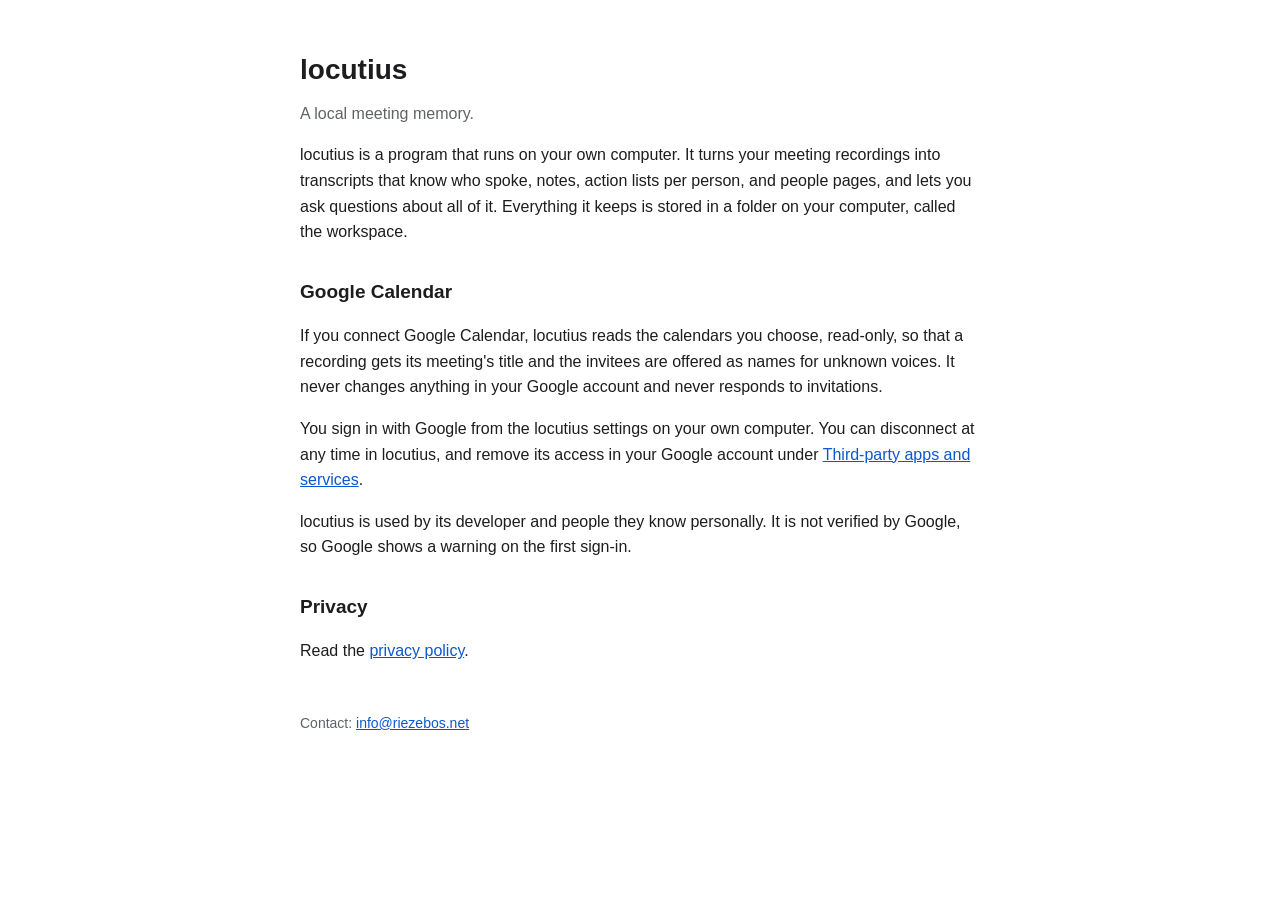
<file: index.html>
<!doctype html>
<html lang="en"><head><meta charset="utf-8"><meta name="viewport" content="width=device-width, initial-scale=1"><title>widoriezebos</title><meta http-equiv="refresh" content="0; url=locutius/"></head>
<body><p><a href="locutius/">locutius</a></p></body></html>
</file>
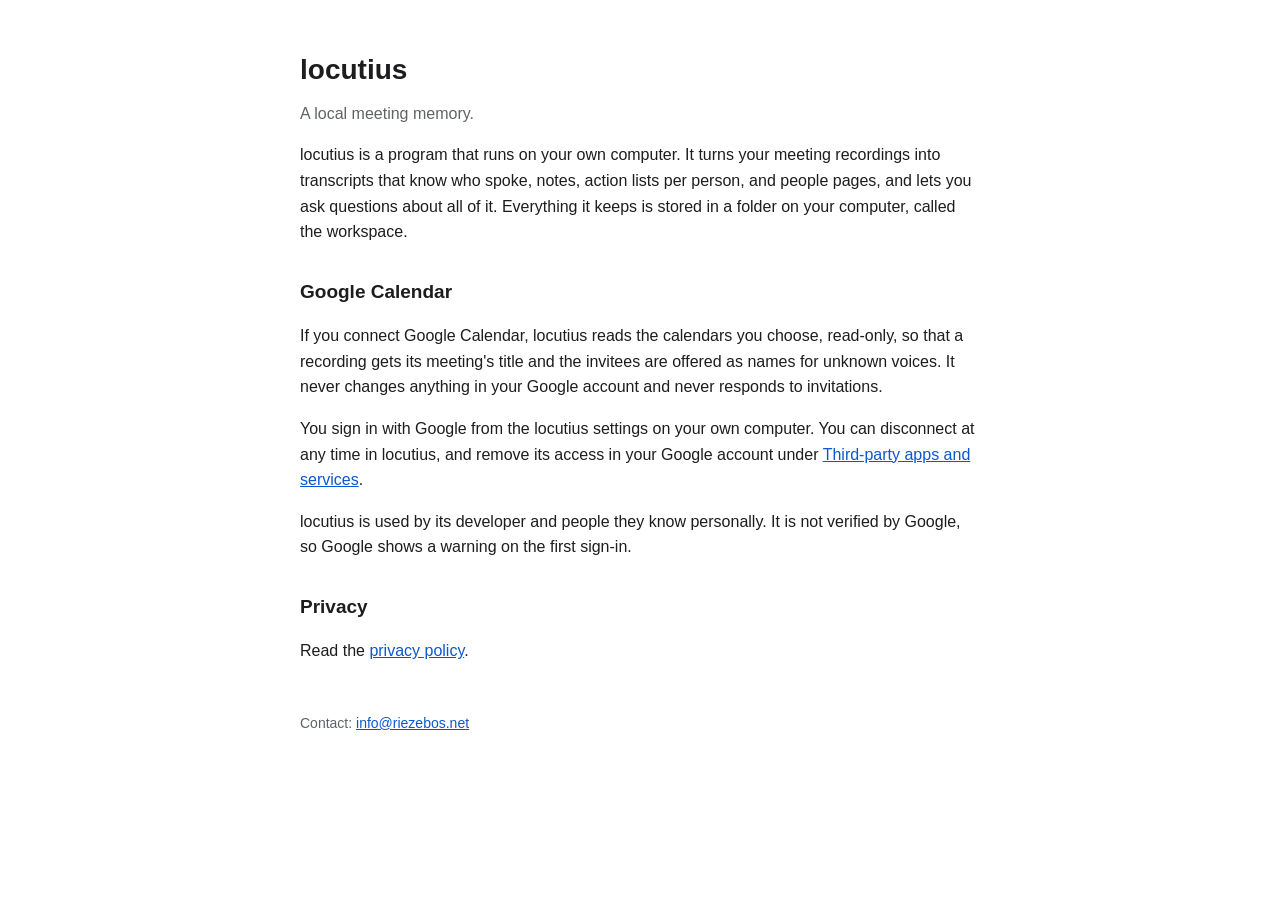
<file: locutius/index.html>
<!doctype html>
<html lang="en">
<head>
<meta charset="utf-8">
<meta name="viewport" content="width=device-width, initial-scale=1">
<title>locutius</title>
<link rel="stylesheet" href="style.css">
</head>
<body>
<main>
<h1>locutius</h1>
<p class="sub">A local meeting memory.</p>
<p>locutius is a program that runs on your own computer. It turns your meeting recordings into transcripts that know who spoke, notes, action lists per person, and people pages, and lets you ask questions about all of it. Everything it keeps is stored in a folder on your computer, called the workspace.</p>
<h2>Google Calendar</h2>
<p>If you connect Google Calendar, locutius reads the calendars you choose, read-only, so that a recording gets its meeting's title and the invitees are offered as names for unknown voices. It never changes anything in your Google account and never responds to invitations.</p>
<p>You sign in with Google from the locutius settings on your own computer. You can disconnect at any time in locutius, and remove its access in your Google account under <a href="https://myaccount.google.com/connections">Third-party apps and services</a>.</p>
<p>locutius is used by its developer and people they know personally. It is not verified by Google, so Google shows a warning on the first sign-in.</p>
<h2>Privacy</h2>
<p>Read the <a href="privacy.html">privacy policy</a>.</p>
<footer>Contact: <a href="mailto:info@riezebos.net">info@riezebos.net</a></footer>
</main>
</body>
</html>
</file>
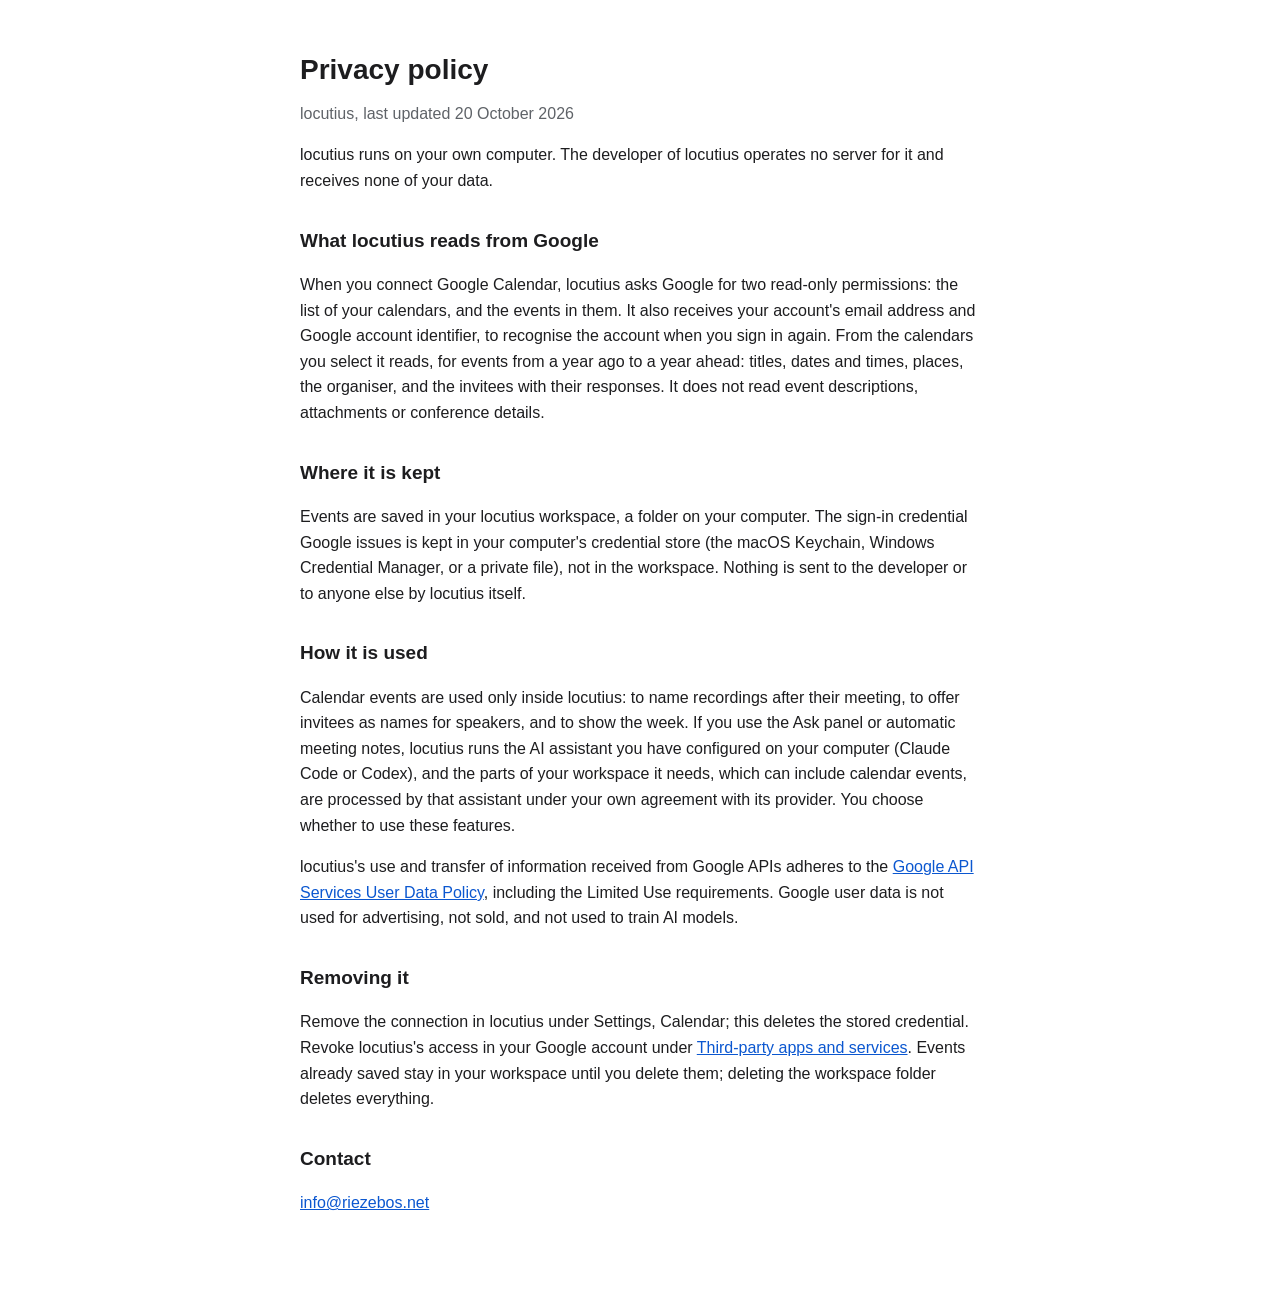
<file: locutius/privacy.html>
<!doctype html>
<html lang="en">
<head>
<meta charset="utf-8">
<meta name="viewport" content="width=device-width, initial-scale=1">
<title>locutius privacy policy</title>
<link rel="stylesheet" href="style.css">
</head>
<body>
<main>
<h1>Privacy policy</h1>
<p class="sub">locutius, last updated 20 October 2026</p>
<p>locutius runs on your own computer. The developer of locutius operates no server for it and receives none of your data.</p>
<h2>What locutius reads from Google</h2>
<p>When you connect Google Calendar, locutius asks Google for two read-only permissions: the list of your calendars, and the events in them. It also receives your account's email address and Google account identifier, to recognise the account when you sign in again. From the calendars you select it reads, for events from a year ago to a year ahead: titles, dates and times, places, the organiser, and the invitees with their responses. It does not read event descriptions, attachments or conference details.</p>
<h2>Where it is kept</h2>
<p>Events are saved in your locutius workspace, a folder on your computer. The sign-in credential Google issues is kept in your computer's credential store (the macOS Keychain, Windows Credential Manager, or a private file), not in the workspace. Nothing is sent to the developer or to anyone else by locutius itself.</p>
<h2>How it is used</h2>
<p>Calendar events are used only inside locutius: to name recordings after their meeting, to offer invitees as names for speakers, and to show the week. If you use the Ask panel or automatic meeting notes, locutius runs the AI assistant you have configured on your computer (Claude Code or Codex), and the parts of your workspace it needs, which can include calendar events, are processed by that assistant under your own agreement with its provider. You choose whether to use these features.</p>
<p>locutius's use and transfer of information received from Google APIs adheres to the <a href="https://developers.google.com/terms/api-services-user-data-policy">Google API Services User Data Policy</a>, including the Limited Use requirements. Google user data is not used for advertising, not sold, and not used to train AI models.</p>
<h2>Removing it</h2>
<p>Remove the connection in locutius under Settings, Calendar; this deletes the stored credential. Revoke locutius's access in your Google account under <a href="https://myaccount.google.com/connections">Third-party apps and services</a>. Events already saved stay in your workspace until you delete them; deleting the workspace folder deletes everything.</p>
<h2>Contact</h2>
<p><a href="mailto:info@riezebos.net">info@riezebos.net</a></p>
</main>
</body>
</html>
</file>
<file: locutius/style.css>
:root { --bg: #ffffff; --text: #1d1d1f; --muted: #5f6368; --link: #0b57d0; }
@media (prefers-color-scheme: dark) { :root { --bg: #161618; --text: #ececec; --muted: #a0a0a5; --link: #8ab4f8; } }
body { margin: 0; background: var(--bg); color: var(--text); font: 16px/1.6 -apple-system, BlinkMacSystemFont, "Segoe UI", Roboto, sans-serif; }
main { max-width: 680px; margin: 0 auto; padding: 48px 16px 64px; }
h1 { font-size: 28px; margin: 0 0 8px; }
h2 { font-size: 19px; margin: 32px 0 8px; }
p, li { color: var(--text); }
.sub { color: var(--muted); margin-top: 0; }
a { color: var(--link); }
footer { margin-top: 48px; color: var(--muted); font-size: 14px; }
</file>
